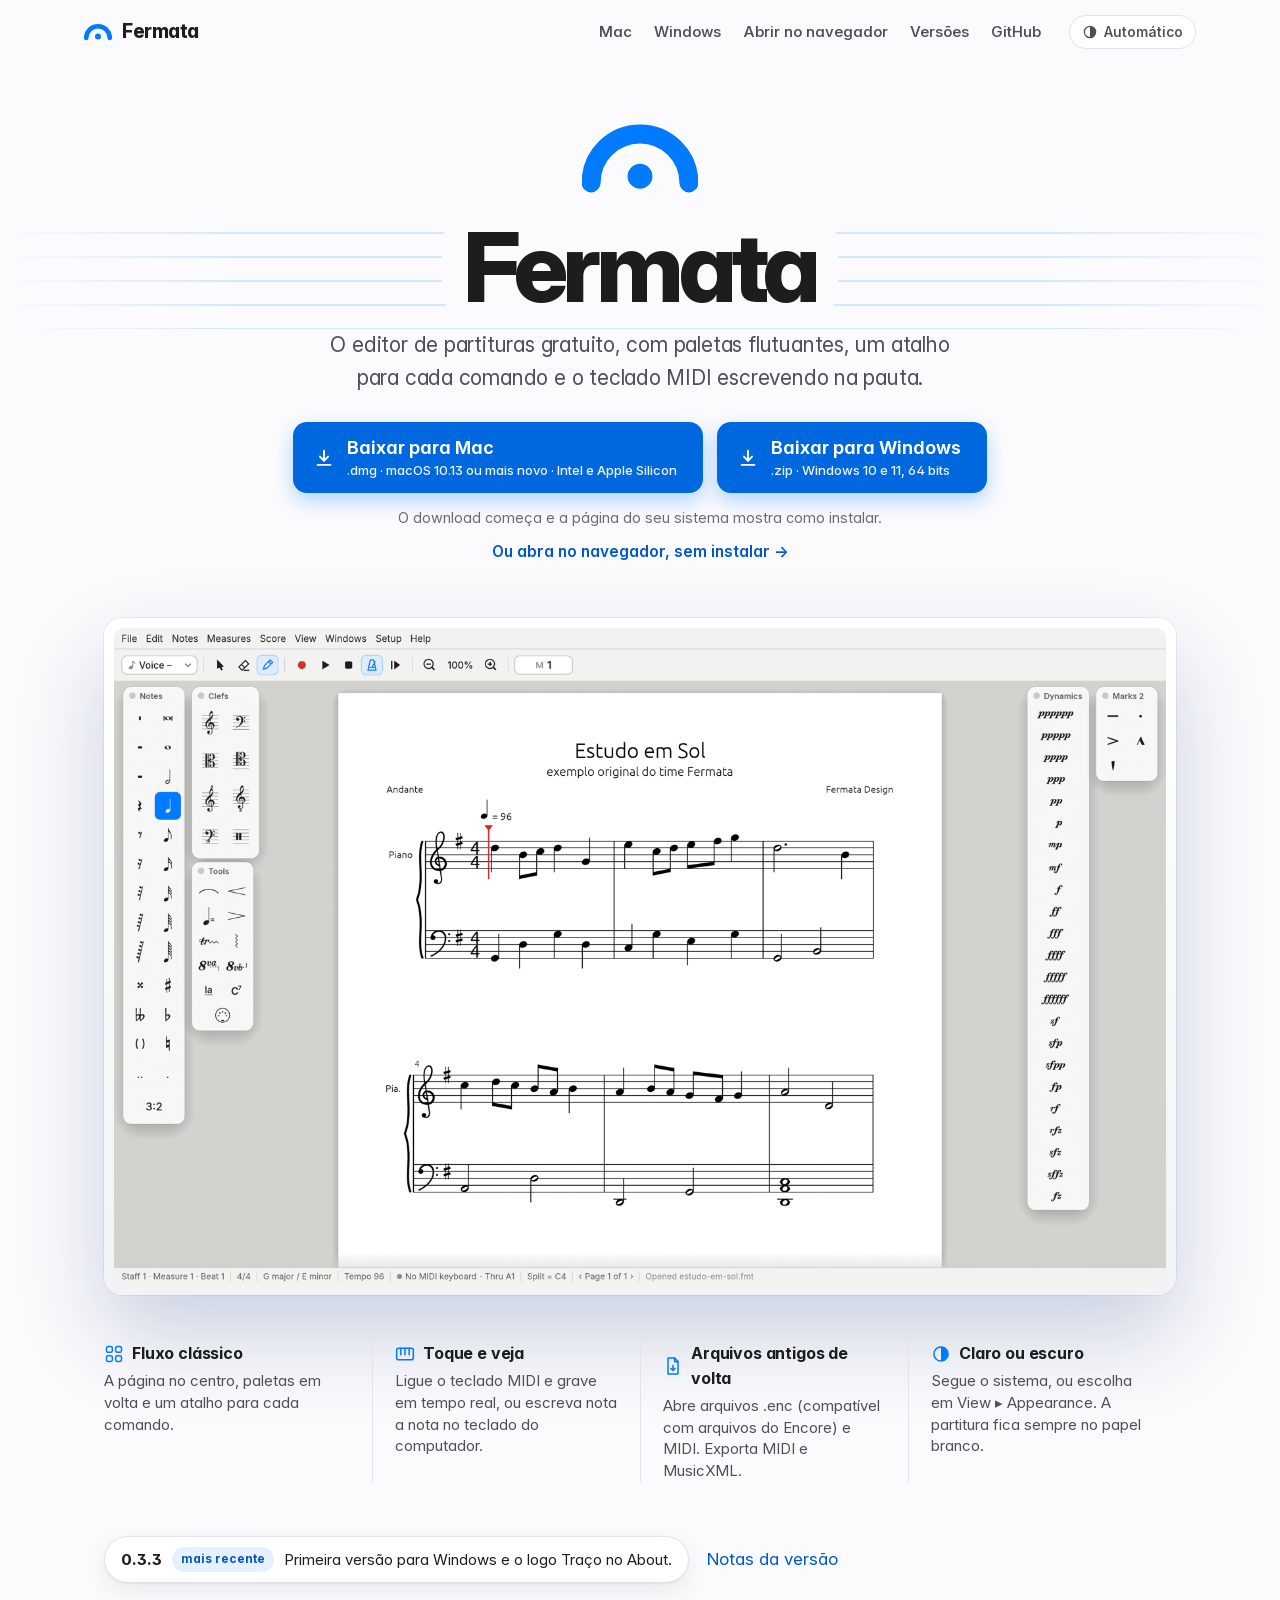
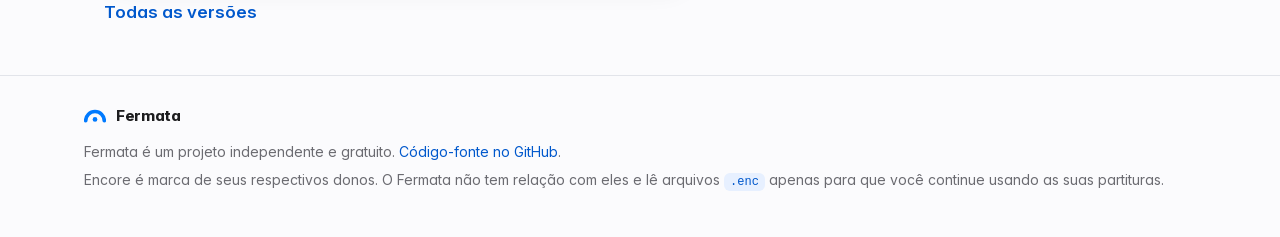
<file: docs/index.html>
<!doctype html>
<html lang="pt-BR">
<head>
<meta charset="utf-8">
<meta name="viewport" content="width=device-width, initial-scale=1">
<title>Fermata · editor de partituras gratuito para Mac e Windows</title>
<meta name="description" content="Fermata é um editor de partituras gratuito para Mac e Windows: paletas flutuantes, um atalho para cada comando e notas que aparecem na pauta enquanto você toca o teclado MIDI.">
<meta name="color-scheme" content="light dark">
<meta name="theme-color" content="#FBFBFD" media="(prefers-color-scheme: light)">
<meta name="theme-color" content="#0D0D10" media="(prefers-color-scheme: dark)">
<link rel="icon" href="favicon.svg" type="image/svg+xml">
<link rel="icon" href="favicon-32.png" sizes="32x32" type="image/png">
<link rel="icon" href="favicon-16.png" sizes="16x16" type="image/png">
<link rel="apple-touch-icon" href="apple-touch-icon.png">
<link rel="preload" href="fonts/InterVariable.woff2" as="font" type="font/woff2" crossorigin>
<meta property="og:type" content="website">
<meta property="og:title" content="Fermata · editor de partituras gratuito para Mac e Windows">
<meta property="og:description" content="Fermata é um editor de partituras gratuito para Mac e Windows: paletas flutuantes, um atalho para cada comando e notas que aparecem na pauta enquanto você toca o teclado MIDI.">
<meta property="og:url" content="https://murillowelsi.github.io/fermata/">
<meta property="og:image" content="https://murillowelsi.github.io/fermata/og-image.png">
<meta property="og:image:width" content="1200">
<meta property="og:image:height" content="630">
<meta property="og:locale" content="pt_BR">
<meta name="twitter:card" content="summary_large_image">
<meta name="twitter:title" content="Fermata · editor de partituras gratuito para Mac e Windows">
<meta name="twitter:description" content="Fermata é um editor de partituras gratuito para Mac e Windows: paletas flutuantes, um atalho para cada comando e notas que aparecem na pauta enquanto você toca o teclado MIDI.">
<meta name="twitter:image" content="https://murillowelsi.github.io/fermata/og-image.png">
<link rel="stylesheet" href="site.css">
<script>(function(){try{var t=localStorage.getItem("fermata-theme");if(t==="light"||t==="dark")document.documentElement.setAttribute("data-theme",t);}catch(e){}})();</script>
</head>
<body>
<a class="skip" href="#conteudo">Pular para o conteúdo</a>
<div class="wrap"><nav class="nav" aria-label="Principal"><a class="brand" href="./"><svg viewBox="232 228 560 560" aria-hidden="true" focusable="false"><path d="M276 628A236 236 0 0 1 748 628" fill="none" stroke="currentColor" stroke-width="92" stroke-linecap="round"/><circle cx="512" cy="596" r="60" fill="currentColor"/></svg>Fermata</a><div class="links"><a href="mac/">Mac</a><a href="windows/">Windows</a><a href="app/">Abrir no navegador</a><a href="#versoes">Versões</a><a href="https://github.com/murillowelsi/fermata">GitHub</a></div><button class="theme-btn" type="button" id="theme-btn" aria-label="Tema: automático"><svg viewBox="0 0 24 24" fill="none" stroke="currentColor" stroke-width="1.8" aria-hidden="true"><circle cx="12" cy="12" r="8.5"/><path d="M12 3.5a8.5 8.5 0 0 1 0 17z" fill="currentColor" stroke="none"/></svg><span class="lbl">Automático</span></button></nav></div>
<main id="conteudo">
<header class="hero"><div class="staff" aria-hidden="true"></div><div class="wrap">
  <span class="sym"><svg viewBox="232 228 560 560" aria-hidden="true" focusable="false"><path d="M276 628A236 236 0 0 1 748 628" fill="none" stroke="currentColor" stroke-width="92" stroke-linecap="round"/><circle cx="512" cy="596" r="60" fill="currentColor"/></svg></span>
  <h1>Fermata</h1>
  <p class="lead">O editor de partituras gratuito, com paletas flutuantes, um atalho para cada comando e o teclado MIDI escrevendo na pauta.</p>
  <div class="cta"><div class="pair"><a class="dl mac" href="mac/?baixar=1"><svg viewBox="0 0 24 24" fill="none" stroke="currentColor" stroke-width="2.1" stroke-linecap="round" stroke-linejoin="round" aria-hidden="true" focusable="false"><path d="M12 4v11M7.5 10.5 12 15l4.5-4.5M5 19.5h14"/></svg><span>Baixar para Mac<small>.dmg · macOS 10.13 ou mais novo · Intel e Apple Silicon</small></span></a><a class="dl win" href="windows/?baixar=1"><svg viewBox="0 0 24 24" fill="none" stroke="currentColor" stroke-width="2.1" stroke-linecap="round" stroke-linejoin="round" aria-hidden="true" focusable="false"><path d="M12 4v11M7.5 10.5 12 15l4.5-4.5M5 19.5h14"/></svg><span>Baixar para Windows<small>.zip · Windows 10 e 11, 64 bits</small></span></a></div>
    <span class="how">O download começa e a página do seu sistema mostra como instalar.</span>
    <a class="web-link" href="app/">Ou abra no navegador, sem instalar <span aria-hidden="true">→</span></a></div>
</div></header>
<div class="paper"><div class="frame"><picture><source srcset="screenshot-escuro.png" media="(prefers-color-scheme: dark)"><img src="screenshot-claro.png" width="1600" height="1000" alt="O Fermata com uma partitura de piano aberta: a página no centro e as paletas de notas, claves, ferramentas, dinâmicas e marcas em volta."></picture></div></div>
<section aria-label="Recursos"><ul class="features">
<li><h2><svg viewBox="0 0 24 24" fill="none" stroke="currentColor" stroke-width="1.8" stroke-linecap="round" stroke-linejoin="round" aria-hidden="true" focusable="false"><rect x="3" y="3" width="7" height="7" rx="2"/><rect x="14" y="3" width="7" height="7" rx="2"/><rect x="3" y="14" width="7" height="7" rx="2"/><rect x="14" y="14" width="7" height="7" rx="2"/></svg>Fluxo clássico</h2><p>A página no centro, paletas em volta e um atalho para cada comando.</p></li><li><h2><svg viewBox="0 0 24 24" fill="none" stroke="currentColor" stroke-width="1.8" stroke-linecap="round" stroke-linejoin="round" aria-hidden="true" focusable="false"><rect x="2" y="5" width="20" height="14" rx="2.5"/><path d="M7 5v8M12 5v8M17 5v8"/></svg>Toque e veja</h2><p>Ligue o teclado MIDI e grave em tempo real, ou escreva nota a nota no teclado do computador.</p></li><li><h2><svg viewBox="0 0 24 24" fill="none" stroke="currentColor" stroke-width="1.8" stroke-linecap="round" stroke-linejoin="round" aria-hidden="true" focusable="false"><path d="M6 2.5h8l4 4V21.5H6z"/><path d="M14 2.5V7h4"/><path d="M9.5 15l2.5 2.5 2.5-2.5M12 11v6"/></svg>Arquivos antigos de volta</h2><p>Abre arquivos .enc (compatível com arquivos do Encore) e MIDI. Exporta MIDI e MusicXML.</p></li><li><h2><svg viewBox="0 0 24 24" fill="none" stroke="currentColor" stroke-width="1.8" stroke-linecap="round" stroke-linejoin="round" aria-hidden="true" focusable="false"><circle cx="12" cy="12" r="8.5"/><path d="M12 3.5a8.5 8.5 0 0 1 0 17z" fill="currentColor" stroke="none"/></svg>Claro ou escuro</h2><p>Segue o sistema, ou escolha em View ▸ Appearance. A partitura fica sempre no papel branco.</p></li>
</ul></section>
<section class="versions" id="versoes" aria-labelledby="vt">
  <h2 id="vt" class="sr">Versões</h2>
  <div class="latest" id="latest"><span class="pill"><b data-v>0.3.3</b><span class="chip">mais recente</span><span data-what>Primeira versão para Windows e o logo Traço no About.</span></span><a href="https://github.com/murillowelsi/fermata/releases/latest">Notas da versão</a></div>
  <details><summary>Todas as versões</summary><ul id="releases">
<li data-tag="v0.3.3"><span class="v">0.3.3</span><span class="w">Primeira versão para Windows e o logo Traço no About.</span><a href="https://github.com/murillowelsi/fermata/releases/tag/v0.3.3">Ver e baixar</a></li><li data-tag="v0.3.2"><span class="v">0.3.2</span><span class="w">Escolha o tema no app: View ▸ Appearance (igual ao sistema, claro ou escuro).</span><a href="https://github.com/murillowelsi/fermata/releases/tag/v0.3.2">Ver e baixar</a></li><li data-tag="v0.3.1"><span class="v">0.3.1</span><span class="w">Instalador novo: janela maior, com o Fermata e a pasta Applications lado a lado.</span><a href="https://github.com/murillowelsi/fermata/releases/tag/v0.3.1">Ver e baixar</a></li><li data-tag="v0.3.0"><span class="v">0.3.0</span><span class="w">Diálogos e menus no estilo novo e o ícone Traço.</span><a href="https://github.com/murillowelsi/fermata/releases/tag/v0.3.0">Ver e baixar</a></li><li data-tag="v0.2.0"><span class="v">0.2.0</span><span class="w">Visual novo: modo claro e escuro, barra enxuta, paletas com símbolos Bravura.</span><a href="https://github.com/murillowelsi/fermata/releases/tag/v0.2.0">Ver e baixar</a></li><li data-tag="v0.1.0"><span class="v">0.1.0</span><span class="w">Primeira versão.</span><a href="https://github.com/murillowelsi/fermata/releases/tag/v0.1.0">Ver e baixar</a></li>
  </ul><p><a href="https://github.com/murillowelsi/fermata/releases">Todas as versões no GitHub →</a></p></details>
</section>
</main>
<footer class="foot"><div class="wrap">
  <p><a class="brand" href="./"><svg viewBox="232 228 560 560" aria-hidden="true" focusable="false"><path d="M276 628A236 236 0 0 1 748 628" fill="none" stroke="currentColor" stroke-width="92" stroke-linecap="round"/><circle cx="512" cy="596" r="60" fill="currentColor"/></svg>Fermata</a></p>
  <p>Fermata é um projeto independente e gratuito. <a href="https://github.com/murillowelsi/fermata">Código-fonte no GitHub</a>.</p>
  <p>Encore é marca de seus respectivos donos. O Fermata não tem relação com eles e lê arquivos <code>.enc</code> apenas para que você continue usando as suas partituras.</p>
</div></footer>
<script src="site.js" defer></script>
</body>
</html>
</file>
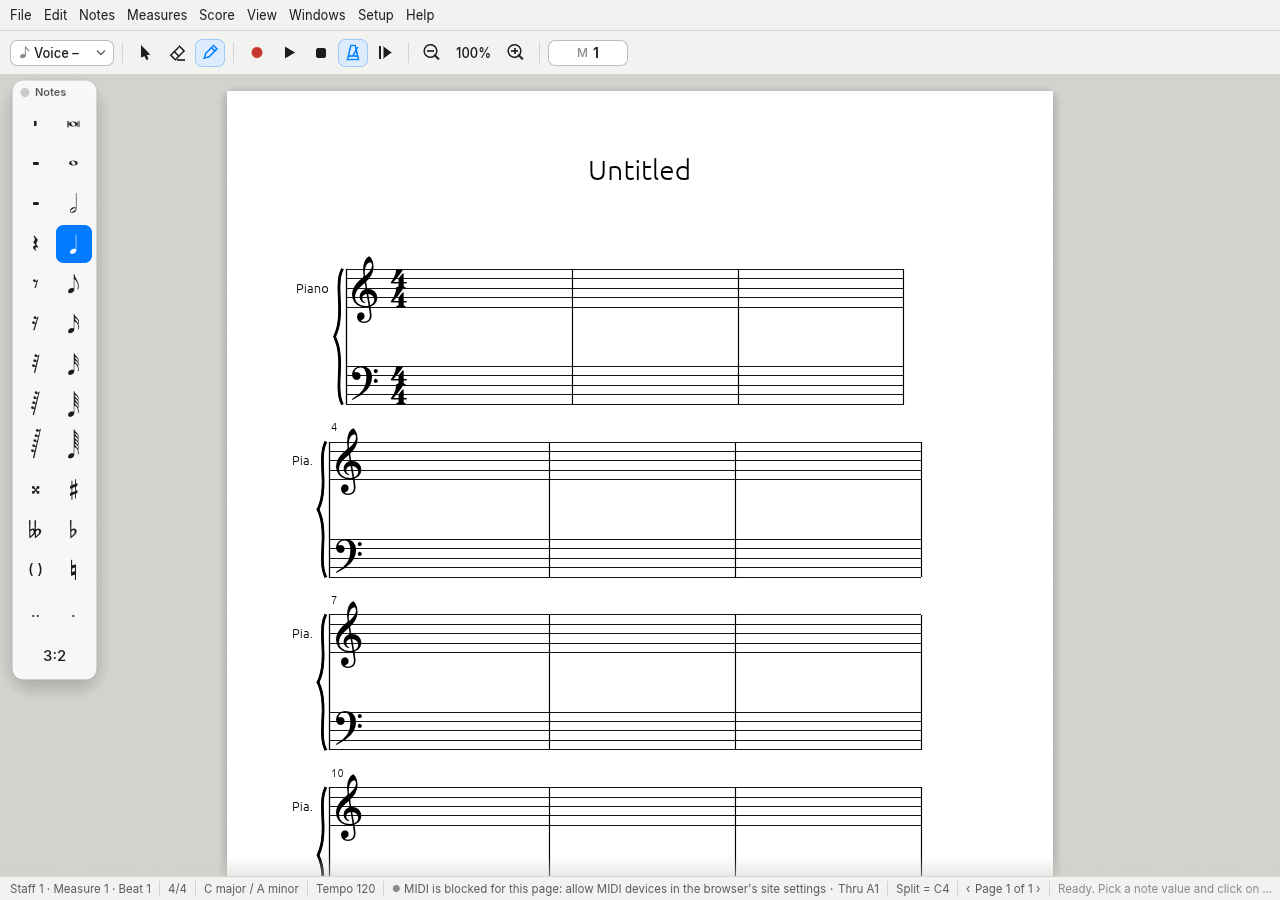
<file: docs/app/index.html>
<!doctype html>
<html lang="en">
<head>
<meta charset="utf-8">
<meta name="viewport" content="width=device-width, initial-scale=1, maximum-scale=1, user-scalable=no, viewport-fit=cover">
<title>Fermata</title>
<meta name="description" content="Fermata, a free music notation editor, in the browser.">
<meta name="theme-color" content="#F2F2F0" media="(prefers-color-scheme: light)">
<meta name="theme-color" content="#29292B" media="(prefers-color-scheme: dark)">
<link rel="manifest" href="manifest.webmanifest">
<link rel="icon" type="image/png" href="icons/favicon-64.png">
<link rel="apple-touch-icon" href="icons/apple-touch-icon.png">
<meta name="apple-mobile-web-app-title" content="Fermata">
<meta name="apple-mobile-web-app-capable" content="yes">
<meta name="mobile-web-app-capable" content="yes">
<style>
  html, body { margin: 0; height: 100%; overflow: hidden; background: #F2F2F0; }
  /* touch screens: the app handles pinch and scrolling itself; no text selection or callout on a long press */
  body { -webkit-user-select: none; user-select: none; -webkit-touch-callout: none; overscroll-behavior: none; }
  #fermata_canvas { position: absolute; inset: 0; width: 100%; height: 100%; outline: none; touch-action: none; }
  #loading { position: absolute; inset: 0; display: flex; flex-direction: column; align-items: center; justify-content: center; gap: 14px;
             font: 14px -apple-system, BlinkMacSystemFont, "Segoe UI", sans-serif; color: #5C5C60; }
  #loading img { width: 96px; height: 96px; }
  #loading .head { font-weight: 600; font-size: 15px; color: #1D1D1F; }
  #loading .sub { max-width: 420px; text-align: center; }
  #loading button { border: 0; border-radius: 7px; padding: 7px 16px; background: #007AFF; color: #FFFFFF; font: 600 13px -apple-system, BlinkMacSystemFont, "Segoe UI", sans-serif; cursor: pointer; }
  #update { position: fixed; left: 50%; bottom: 40px; transform: translateX(-50%); display: none; align-items: center; gap: 12px;
            padding: 10px 12px 10px 16px; border-radius: 12px; background: #FFFFFF; color: #1D1D1F; box-shadow: 0 10px 30px rgba(0,0,0,.25);
            font: 13px -apple-system, BlinkMacSystemFont, "Segoe UI", sans-serif; z-index: 10; }
  #update button { border: 0; border-radius: 7px; padding: 6px 14px; background: #007AFF; color: #FFFFFF; font: 600 13px inherit; cursor: pointer; }
  @media (prefers-color-scheme: dark) {
    html, body { background: #29292B; }
    #loading { color: #ABABB0; }
    #loading .head { color: #ECECEE; }
    #loading button { background: #0A84FF; }
    #update { background: #2C2C2F; color: #ECECEE; }
    #update button { background: #0A84FF; }
  }
</style>
<script>
  // Sound: browsers keep audio suspended until the person taps, clicks or types, and on iPhone and iPad (F-27) only
  // a resume() or a sound started inside the tap itself counts; the app's own logic runs a frame later. So every
  // tap, click and key press resumes the app's audio contexts right in the event handler and, the first time,
  // plays a silent sample, which is what unlocks iOS. Also:
  // - the audio session is "playback", so a music app keeps sounding with the iPad's silent mode on (Safari 16.4+);
  // - on iPhone and iPad the context runs at the device's own rate (the app's sound is resampled), avoiding a
  //   fixed rate that some iOS versions play silently;
  // - after a call or another app ("interrupted") or coming back to the page, the next tap resumes again;
  // - window.fermataAudioState() tells the app whether the sound is running, to ask for a tap when it isn't.
  (function () {
    const Base = window.AudioContext || window.webkitAudioContext;
    if (!Base) return;
    const made = [];
    const ios = /iPad|iPhone|iPod/.test(navigator.userAgent) || ((navigator.platform || "") === "MacIntel" && navigator.maxTouchPoints > 1);
    class TrackedAudioContext extends Base {
      constructor(opts) {
        if (ios && opts && typeof opts === "object") { opts = Object.assign({}, opts); delete opts.sampleRate; }
        super(opts);
        made.push(this);
      }
    }
    window.AudioContext = TrackedAudioContext;
    window.webkitAudioContext = TrackedAudioContext;
    const session = () => { try { if (navigator.audioSession && navigator.audioSession.type !== "playback") navigator.audioSession.type = "playback"; } catch (e) {} };
    session();
    const unlock = () => {
      session();
      for (const c of made) {
        if (c.state === "closed") continue;
        if (c.state !== "running") { try { const p = c.resume(); if (p && p.catch) p.catch(() => {}); } catch (e) {} }
        if (!c.__fermataUnlocked || c.state !== "running") {
          try {
            const s = c.createBufferSource();
            s.buffer = c.createBuffer(1, 1, c.sampleRate);
            s.connect(c.destination);
            s.start(0);
            c.__fermataUnlocked = true;
          } catch (e) {}
        }
      }
    };
    for (const ev of ["touchend", "pointerup", "pointerdown", "mousedown", "click", "keydown"]) addEventListener(ev, unlock, true);
    document.addEventListener("visibilitychange", () => {
      if (!document.hidden) for (const c of made) if (c.state !== "running" && c.state !== "closed") { try { c.resume().catch(() => {}); } catch (e) {} }
    });
    // iOS without the audio session API (before 16.4): the silent mode mutes web audio, so the app tells the person
    window.fermataSilentHint = () => ios && !navigator.audioSession;
    window.fermataAudioState = () => {
      const live = made.filter((c) => c.state !== "closed");
      return live.length ? live[live.length - 1].state : "none";
    };
  })();
</script>
</head>
<body>
<canvas id="fermata_canvas"></canvas>
<div id="loading"><img src="icons/icon-192.png" alt=""><div>Loading Fermata…</div></div>
<div id="update" role="status"><span>A new version of Fermata is available.</span><button type="button">Reload</button></div>
<script>
  // When loading fails (no connection, an interrupted download), say so and offer to try again instead of leaving
  // "Loading Fermata…" on screen. Also after a minute without the app starting.
  window.fermataLoadFailed = function (detail, slow) {
    const box = document.getElementById("loading");
    if (!box || box.dataset.failed) return;
    box.dataset.failed = "1";
    box.innerHTML = "";
    const img = document.createElement("img"); img.src = "icons/icon-192.png"; img.alt = "";
    const head = document.createElement("div"); head.className = "head";
    head.textContent = slow ? "Fermata is taking too long to load." : "Fermata couldn't load.";
    const sub = document.createElement("div"); sub.className = "sub";
    sub.textContent = "Check the internet connection and try again." + (detail ? " (" + String(detail).slice(0, 160) + ")" : "");
    const btn = document.createElement("button"); btn.type = "button"; btn.textContent = "Try again";
    btn.onclick = () => location.reload();
    box.append(img, head, sub, btn);
  };
  setTimeout(() => window.fermataLoadFailed("", true), 60000);
</script>
<script type="module">
  // relative paths: works from the site root or a subfolder such as /fermata/app/
  import("./fermata.js?v=0.3.23-45340db4")
    .then((m) => m.default({ module_or_path: new URL("./fermata_bg.wasm?v=0.3.23-45340db4", import.meta.url) }))
    .catch((e) => window.fermataLoadFailed((e && e.message) || e));
</script>
<script>
  // Installed app and offline use: the service worker only covers this folder. A new version is never applied by
  // surprise: the page offers to reload, and only that click reloads (not the first visit, when the worker starts
  // looking after the page, nor another tab's click).
  if ("serviceWorker" in navigator) {
    let asked = false, reloading = false;
    const reload = () => { if (!reloading) { reloading = true; location.reload(); } };
    navigator.serviceWorker.addEventListener("controllerchange", () => { if (asked) reload(); });
    navigator.serviceWorker.register("./sw.js", { scope: "./" }).then((reg) => {
      const bar = document.getElementById("update");
      const offer = (worker) => {
        bar.style.display = "flex";
        bar.querySelector("button").onclick = () => {
          asked = true;
          // already switched by a click in another tab: just reload this one
          if (worker.state === "activated") reload(); else worker.postMessage("skipWaiting");
        };
      };
      if (reg.waiting && navigator.serviceWorker.controller) offer(reg.waiting);
      reg.addEventListener("updatefound", () => {
        const w = reg.installing;
        if (w) w.addEventListener("statechange", () => { if (w.state === "installed" && navigator.serviceWorker.controller) offer(w); });
      });
      setInterval(() => reg.update().catch(() => {}), 60 * 60 * 1000);
    }).catch(() => {});
  }
</script>
</body>
</html>
</file>
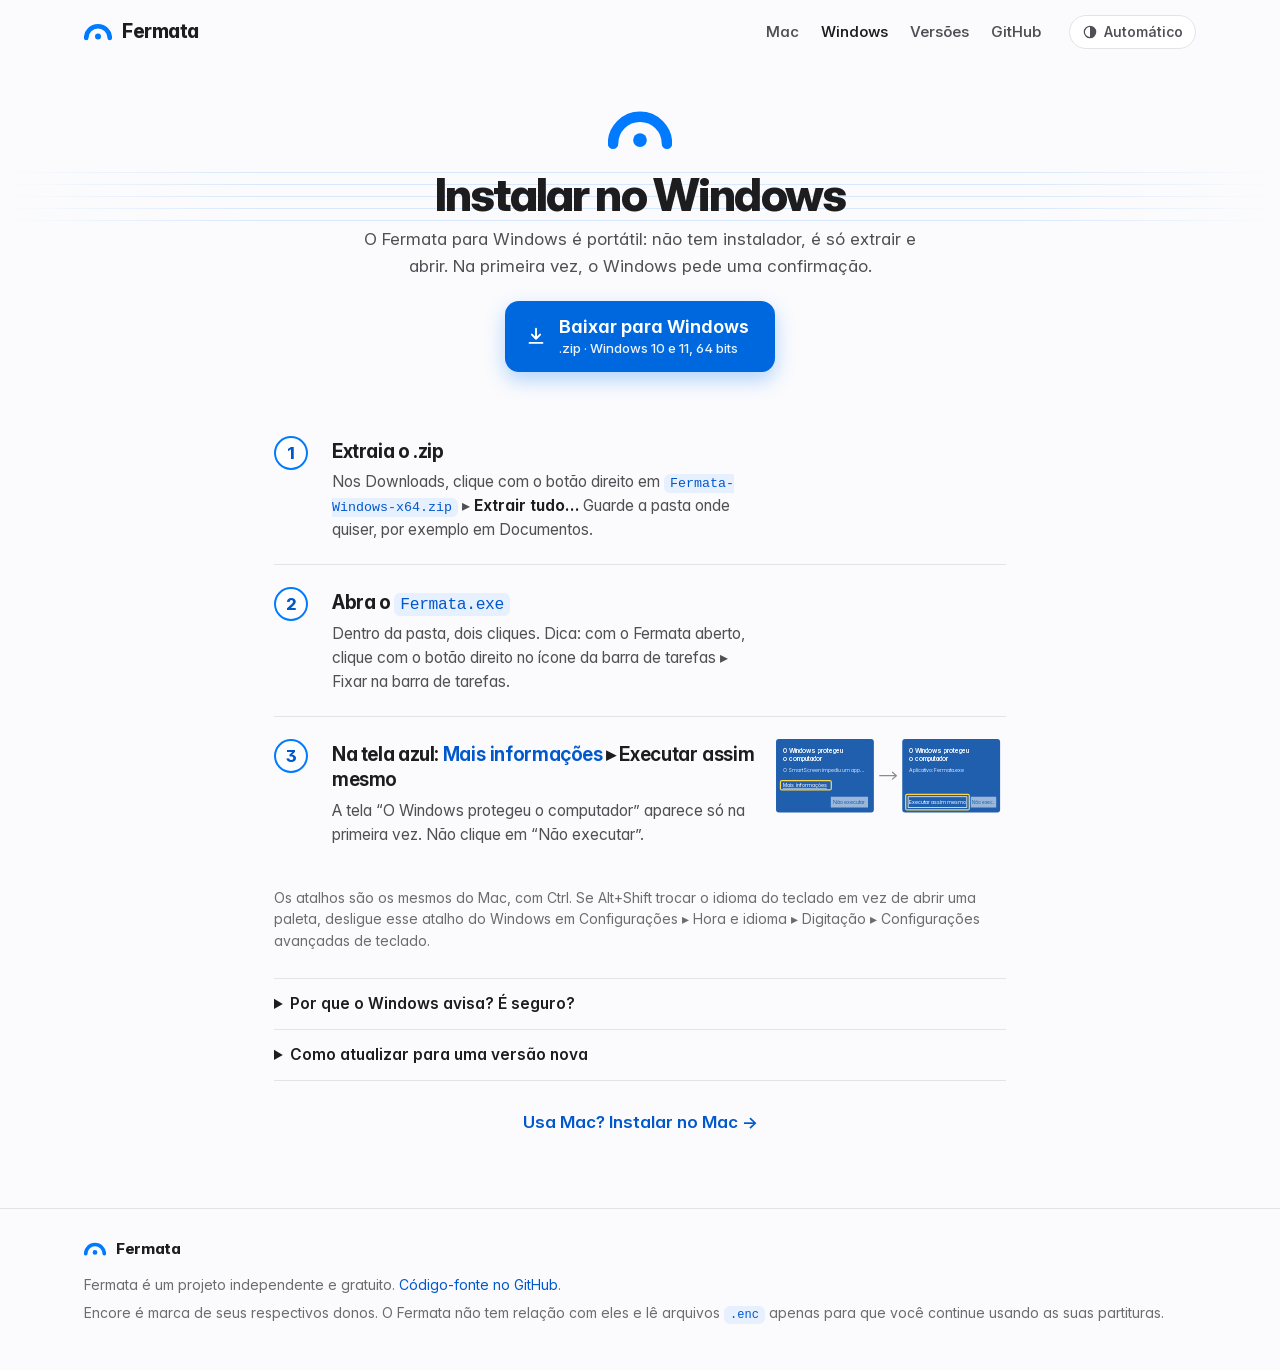
<file: docs/windows/index.html>
<!doctype html>
<html lang="pt-BR">
<head>
<meta charset="utf-8">
<meta name="viewport" content="width=device-width, initial-scale=1">
<title>Instalar no Windows · Fermata</title>
<meta name="description" content="O Fermata para Windows é portátil: não tem instalador, é só extrair e abrir. Na primeira vez, o Windows pede uma confirmação.">
<meta name="color-scheme" content="light dark">
<meta name="theme-color" content="#FBFBFD" media="(prefers-color-scheme: light)">
<meta name="theme-color" content="#0D0D10" media="(prefers-color-scheme: dark)">
<link rel="icon" href="../favicon.svg" type="image/svg+xml">
<link rel="icon" href="../favicon-32.png" sizes="32x32" type="image/png">
<link rel="icon" href="../favicon-16.png" sizes="16x16" type="image/png">
<link rel="apple-touch-icon" href="../apple-touch-icon.png">
<link rel="preload" href="../fonts/InterVariable.woff2" as="font" type="font/woff2" crossorigin>
<meta property="og:type" content="website">
<meta property="og:title" content="Instalar no Windows · Fermata">
<meta property="og:description" content="O Fermata para Windows é portátil: não tem instalador, é só extrair e abrir. Na primeira vez, o Windows pede uma confirmação.">
<meta property="og:url" content="https://murillowelsi.github.io/fermata/windows/">
<meta property="og:image" content="https://murillowelsi.github.io/fermata/og-image.png">
<meta property="og:image:width" content="1200">
<meta property="og:image:height" content="630">
<meta property="og:locale" content="pt_BR">
<meta name="twitter:card" content="summary_large_image">
<meta name="twitter:title" content="Instalar no Windows · Fermata">
<meta name="twitter:description" content="O Fermata para Windows é portátil: não tem instalador, é só extrair e abrir. Na primeira vez, o Windows pede uma confirmação.">
<meta name="twitter:image" content="https://murillowelsi.github.io/fermata/og-image.png">
<link rel="stylesheet" href="../site.css">
<script>(function(){try{var t=localStorage.getItem("fermata-theme");if(t==="light"||t==="dark")document.documentElement.setAttribute("data-theme",t);}catch(e){}})();</script>
</head>
<body data-os="windows">
<a class="skip" href="#conteudo">Pular para o conteúdo</a>
<div class="wrap"><nav class="nav" aria-label="Principal"><a class="brand" href="../"><svg viewBox="232 228 560 560" aria-hidden="true" focusable="false"><path d="M276 628A236 236 0 0 1 748 628" fill="none" stroke="currentColor" stroke-width="92" stroke-linecap="round"/><circle cx="512" cy="596" r="60" fill="currentColor"/></svg>Fermata</a><div class="links keep"><a href="../mac/">Mac</a><a href="../windows/" aria-current="page">Windows</a><a href="../#versoes">Versões</a><a href="https://github.com/murillowelsi/fermata">GitHub</a></div><button class="theme-btn" type="button" id="theme-btn" aria-label="Tema: automático"><svg viewBox="0 0 24 24" fill="none" stroke="currentColor" stroke-width="1.8" aria-hidden="true"><circle cx="12" cy="12" r="8.5"/><path d="M12 3.5a8.5 8.5 0 0 1 0 17z" fill="currentColor" stroke="none"/></svg><span class="lbl">Automático</span></button></nav></div>
<main id="conteudo">
<header class="ihead"><span class="sym"><svg viewBox="232 228 560 560" aria-hidden="true" focusable="false"><path d="M276 628A236 236 0 0 1 748 628" fill="none" stroke="currentColor" stroke-width="92" stroke-linecap="round"/><circle cx="512" cy="596" r="60" fill="currentColor"/></svg></span><h1>Instalar no Windows</h1><p>O Fermata para Windows é portátil: não tem instalador, é só extrair e abrir. Na primeira vez, o Windows pede uma confirmação.</p>
  <a class="dl win" href="https://github.com/murillowelsi/fermata/releases/latest/download/Fermata-Windows-x64.zip"><svg viewBox="0 0 24 24" fill="none" stroke="currentColor" stroke-width="2.1" stroke-linecap="round" stroke-linejoin="round" aria-hidden="true" focusable="false"><path d="M12 4v11M7.5 10.5 12 15l4.5-4.5M5 19.5h14"/></svg><span>Baixar para Windows<small>.zip · Windows 10 e 11, 64 bits</small></span></a>
  <div style="height:16px"></div><div class="started" id="started" role="status" hidden><svg viewBox="0 0 24 24" fill="none" stroke="currentColor" stroke-width="2.2" stroke-linecap="round" stroke-linejoin="round" aria-hidden="true" focusable="false"><circle cx="12" cy="12" r="9.5"/><path d="M8 12.5l2.7 2.7L16 9.5"/></svg><span><b>O download começou:</b> <code>Fermata-Windows-x64.zip</code>. Não começou? <a href="https://github.com/murillowelsi/fermata/releases/latest/download/Fermata-Windows-x64.zip">Baixar de novo</a>.</span></div>
</header>
<div class="col">
<ol class="steps">
  <li><div><h2>Extraia o .zip</h2><p>Nos Downloads, clique com o botão direito em <code>Fermata-Windows-x64.zip</code> ▸ <span class="k">Extrair tudo…</span> Guarde a pasta onde quiser, por exemplo em Documentos.</p></div></li>
  <li><div><h2>Abra o <code>Fermata.exe</code></h2><p>Dentro da pasta, dois cliques. Dica: com o Fermata aberto, clique com o botão direito no ícone da barra de tarefas ▸ Fixar na barra de tarefas.</p></div></li>
  <li><div><h2>Na tela azul: <span class="k blue">Mais informações</span> ▸ <span class="k">Executar assim mesmo</span></h2><p>A tela “O Windows protegeu o computador” aparece só na primeira vez. Não clique em “Não executar”.</p></div><svg class="ss" viewBox="0 0 470 150" font-family="Segoe UI, Inter, sans-serif" role="img" aria-label="Tela azul do Windows: primeiro clique em Mais informações; na tela seguinte, clique em Executar assim mesmo."><g transform="translate(0 0)"><rect width="200" height="150" rx="6" fill="#1F5FAD"/><text x="14" y="28" font-size="13" font-weight="600" fill="#fff">O Windows protegeu</text><text x="14" y="45" font-size="13" font-weight="600" fill="#fff">o computador</text><text x="14" y="68" font-size="10.5" fill="#fff" opacity=".85">O SmartScreen impediu um app…</text><text x="14" y="98" font-size="11" fill="#fff" text-decoration="underline">Mais informações</text><rect x="9" y="85" width="104" height="19" rx="3" fill="none" stroke="#FFD54A" stroke-width="2.5"/><rect x="112" y="118" width="76" height="22" fill="#fff" opacity=".55"/><text x="150" y="133" font-size="10.5" fill="#1F5FAD" text-anchor="middle">Não executar</text></g><path d="M212 75h34M238 68l8 7-8 7" fill="none" stroke="#8A8A8F" stroke-width="2.5" stroke-linecap="round" stroke-linejoin="round"/><g transform="translate(258 0)"><rect width="200" height="150" rx="6" fill="#1F5FAD"/><text x="14" y="28" font-size="13" font-weight="600" fill="#fff">O Windows protegeu</text><text x="14" y="45" font-size="13" font-weight="600" fill="#fff">o computador</text><text x="14" y="68" font-size="10.5" fill="#fff" opacity=".85">Aplicativo: Fermata.exe</text><rect x="12" y="118" width="120" height="22" fill="none" stroke="#fff" stroke-width="1.5"/><text x="72" y="133" font-size="10.5" fill="#fff" text-anchor="middle">Executar assim mesmo</text><rect x="7" y="113" width="130" height="32" rx="3" fill="none" stroke="#FFD54A" stroke-width="2.5"/><rect x="140" y="118" width="52" height="22" fill="#fff" opacity=".55"/><text x="166" y="133" font-size="9" fill="#1F5FAD" text-anchor="middle">Não exec.</text></g></svg></li>
</ol>
<p class="note">Os atalhos são os mesmos do Mac, com Ctrl. Se Alt+Shift trocar o idioma do teclado em vez de abrir uma paleta, desligue esse atalho do Windows em Configurações ▸ Hora e idioma ▸ Digitação ▸ Configurações avançadas de teclado.</p>
<div class="faq">
  <details><summary>Por que o Windows avisa? É seguro?</summary><p>O Windows mostra esse aviso para apps sem uma assinatura digital paga. O Fermata é gratuito e ainda não tem essa assinatura. O código-fonte é aberto e pode ser conferido no <a href="https://github.com/murillowelsi/fermata">GitHub</a>. Baixe sempre por esta página ou pela página de versões do projeto.</p></details>
  <details><summary>Como atualizar para uma versão nova</summary><p>Feche o Fermata, baixe o .zip novo e extraia por cima da pasta antiga, escolhendo substituir os arquivos. Suas partituras não ficam nessa pasta e não são apagadas.</p></details>
</div>
<p class="other"><a href="../mac/">Usa Mac? Instalar no Mac →</a></p>
</div>
</main>
<footer class="foot"><div class="wrap">
  <p><a class="brand" href="../"><svg viewBox="232 228 560 560" aria-hidden="true" focusable="false"><path d="M276 628A236 236 0 0 1 748 628" fill="none" stroke="currentColor" stroke-width="92" stroke-linecap="round"/><circle cx="512" cy="596" r="60" fill="currentColor"/></svg>Fermata</a></p>
  <p>Fermata é um projeto independente e gratuito. <a href="https://github.com/murillowelsi/fermata">Código-fonte no GitHub</a>.</p>
  <p>Encore é marca de seus respectivos donos. O Fermata não tem relação com eles e lê arquivos <code>.enc</code> apenas para que você continue usando as suas partituras.</p>
</div></footer>

<script src="../site.js" defer></script>
</body>
</html>
</file>
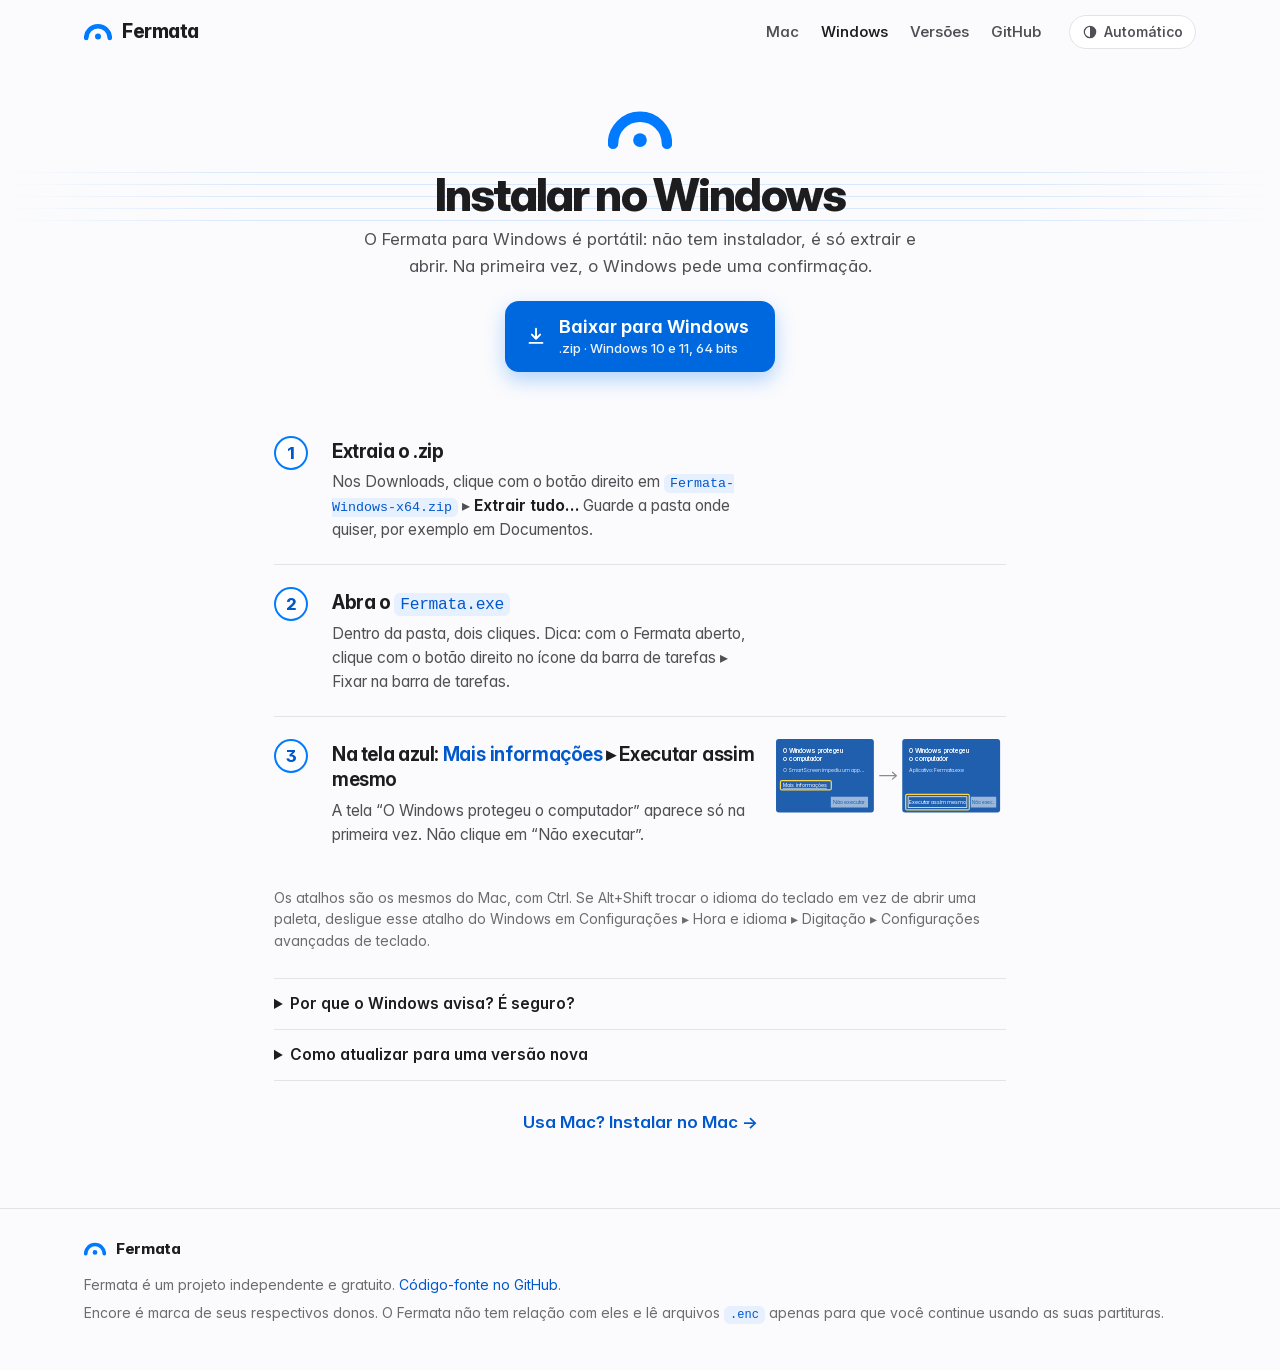
<file: docs/windows.html>
<!doctype html><html lang="pt-BR"><head><meta charset="utf-8"><title>Fermata</title>
<link rel="canonical" href="https://murillowelsi.github.io/fermata/windows/">
<meta name="robots" content="noindex">
<script>location.replace("windows/"+location.search+location.hash);</script>
<meta http-equiv="refresh" content="0; url=windows/">
</head><body><p><a href="windows/">Fermata · windows</a></p></body></html>
</file>
<file: docs/site.css>
/* Fermata · site estático (direção C · Partitura). Sem framework, sem nada carregado de fora. */
@font-face { font-family: Inter; src: url('fonts/InterVariable.woff2') format('woff2'); font-weight: 100 900; font-display: swap }

:root {
  --bg: #FBFBFD; --bg-2: #F1F3F7; --panel: #FFFFFF; --text: #1D1D1F; --text-2: #4F4F55; --text-3: #6B6B71; --line: #E2E4EA;
  --accent: #007AFF; --accent-ink: #0058CC; --accent-soft: #E7F0FF;
  --btn: #0068DE; --btn-hover: #0058C2; --btn-ink: #FFFFFF;
  --danger: #B92B2B; --danger-soft: #FCEBEB; --ok: #18804A; --ok-soft: #E4F5EA;
  --shadow: 0 1px 2px rgba(10,20,40,.06), 0 8px 24px rgba(10,20,40,.07);
  --shot: 0 40px 90px rgba(0,40,110,.20), 0 0 0 1px rgba(0,0,0,.06);
  --focus: 0 0 0 3px var(--bg), 0 0 0 6px var(--accent);
  color-scheme: light dark;
}
@media (prefers-color-scheme: dark) { :root:not([data-theme="light"]) {
  --bg: #0D0D10; --bg-2: #15151A; --panel: #1A1A1F; --text: #F2F2F4; --text-2: #B4B4BA; --text-3: #94949B; --line: #2C2C33;
  --accent: #0A84FF; --accent-ink: #6AB4FF; --accent-soft: #0E2742;
  --btn: #0A6FE0; --btn-hover: #2A85F0; --btn-ink: #FFFFFF;
  --danger: #FF8A8A; --danger-soft: #3A1B1D; --ok: #5FD394; --ok-soft: #12301F;
  --shadow: 0 1px 2px rgba(0,0,0,.4), 0 8px 24px rgba(0,0,0,.35);
  --shot: 0 40px 100px rgba(0,0,0,.7), 0 0 0 1px rgba(255,255,255,.08);
} }
:root[data-theme="dark"] {
  --bg: #0D0D10; --bg-2: #15151A; --panel: #1A1A1F; --text: #F2F2F4; --text-2: #B4B4BA; --text-3: #94949B; --line: #2C2C33;
  --accent: #0A84FF; --accent-ink: #6AB4FF; --accent-soft: #0E2742;
  --btn: #0A6FE0; --btn-hover: #2A85F0; --btn-ink: #FFFFFF;
  --danger: #FF8A8A; --danger-soft: #3A1B1D; --ok: #5FD394; --ok-soft: #12301F;
  --shadow: 0 1px 2px rgba(0,0,0,.4), 0 8px 24px rgba(0,0,0,.35);
  --shot: 0 40px 100px rgba(0,0,0,.7), 0 0 0 1px rgba(255,255,255,.08);
  color-scheme: dark;
}
:root[data-theme="light"] { color-scheme: light }

* { box-sizing: border-box }
html { -webkit-text-size-adjust: 100% }
body { margin: 0; background: var(--bg); color: var(--text); font: 17px/1.55 Inter, -apple-system, BlinkMacSystemFont, 'Segoe UI', Roboto, sans-serif; -webkit-font-smoothing: antialiased; font-feature-settings: 'cv11' 1, 'ss01' 1 }
a { color: var(--accent-ink); text-decoration: none; border-radius: 4px } a:hover { text-decoration: underline }
:focus-visible { outline: none; box-shadow: var(--focus) }
img { max-width: 100%; height: auto; display: block }
code { font: .86em ui-monospace, Menlo, Consolas, monospace; background: var(--accent-soft); color: var(--accent-ink); padding: 2px 6px; border-radius: 6px; overflow-wrap: anywhere }
.k { font-weight: 650; color: var(--text) } .k.blue { color: var(--accent-ink) } .k.bad { color: var(--danger) }
.skip { position: absolute; left: -999px; top: 8px; background: var(--panel); padding: 8px 14px; border-radius: 8px; z-index: 10 } .skip:focus { left: 8px }
.wrap { max-width: 1160px; margin: 0 auto; padding: 0 24px }
.sr { position: absolute; width: 1px; height: 1px; overflow: hidden; clip: rect(0 0 0 0); white-space: nowrap }

/* topo */
.nav { min-height: 64px; display: flex; align-items: center; gap: 24px; flex-wrap: wrap }
.brand { display: inline-flex; align-items: center; gap: 10px; font-weight: 750; font-size: 19px; letter-spacing: -.025em; color: var(--text) }
.brand:hover { text-decoration: none } .brand svg { width: 28px; height: 28px; color: var(--accent); flex: none }
.nav .links { margin-left: auto; display: flex; gap: 22px; font-size: 15px; font-weight: 550 } .nav .links a { color: var(--text-2) } .nav .links a[aria-current] { color: var(--text) }

/* botões de download */
.dl { display: inline-flex; align-items: center; gap: 12px; padding: 15px 26px 15px 20px; border-radius: 14px; font-weight: 650; font-size: 18px; line-height: 1.25; background: var(--btn); color: var(--btn-ink); text-align: left; box-shadow: 0 8px 20px color-mix(in srgb, var(--accent) 30%, transparent) }
.dl:hover { background: var(--btn-hover); text-decoration: none }
.dl small { display: block; font-size: 13px; font-weight: 500; margin-top: 2px; color: rgba(255,255,255,.92) }
.dl svg { width: 22px; height: 22px; flex: none }

/* página inicial */
.hero { text-align: center; position: relative; padding: 36px 0 0; isolation: isolate }
.hero .staff { position: absolute; left: 0; right: 0; top: 168px; height: 97px; z-index: -1; background: repeating-linear-gradient(180deg, color-mix(in srgb, var(--accent) 15%, transparent) 0 2px, transparent 2px 24px); -webkit-mask: linear-gradient(90deg, transparent, #000 18%, #000 82%, transparent); mask: linear-gradient(90deg, transparent, #000 18%, #000 82%, transparent) }
.hero .sym { display: block; width: 116px; height: 116px; margin: 0 auto 6px; color: var(--accent) }
.hero h1 { font-size: 96px; letter-spacing: -.05em; line-height: .95; margin: 0 0 16px; font-weight: 800; background: var(--bg); display: inline-block; padding: 0 22px; border-radius: 20px }
.hero .lead { font-size: 21px; color: var(--text-2); max-width: 640px; margin: 0 auto 28px; letter-spacing: -.01em }
.cta .pair { display: flex; gap: 14px; justify-content: center; flex-wrap: wrap }
.cta .pair.win-first .mac { order: 2 }
.cta .how { display: block; margin-top: 14px; font-size: 14.5px; color: var(--text-3) }
.paper { max-width: 1120px; margin: 54px auto 0; padding: 0 24px }
.paper .frame { border-radius: 18px; padding: 10px; background: linear-gradient(180deg, var(--panel), var(--bg-2)); box-shadow: var(--shot) }
.paper img { border-radius: 10px; width: 100% }
.features { display: grid; grid-template-columns: repeat(4, 1fr); max-width: 1120px; margin: 46px auto 0; padding: 0 24px; list-style: none }
.features li { padding: 0 22px; border-left: 1px solid var(--line) } .features li:first-child { border-left: 0; padding-left: 0 }
.features h2 { margin: 0 0 4px; font-size: 16px; display: flex; gap: 8px; align-items: center; letter-spacing: -.01em } .features h2 svg { width: 20px; height: 20px; color: var(--accent); flex: none }
.features p { margin: 0; color: var(--text-2); font-size: 15px; line-height: 1.45 }
.versions { max-width: 1120px; margin: 54px auto 50px; padding: 0 24px }
.versions .latest { display: flex; gap: 14px 18px; align-items: center; flex-wrap: wrap }
.pill { display: inline-flex; gap: 10px; align-items: center; padding: 10px 16px; border-radius: 999px; background: var(--panel); border: 1px solid var(--line); box-shadow: var(--shadow); font-size: 15px; flex-wrap: wrap }
.pill b { font-weight: 750 }
.chip { display: inline-flex; font-size: 12px; font-weight: 700; padding: 3px 9px; border-radius: 999px; background: var(--accent-soft); color: var(--accent-ink) }
.versions details { margin-top: 16px } .versions summary { cursor: pointer; font-weight: 600; color: var(--accent-ink); display: inline-block; border-radius: 4px }
.versions ul { list-style: none; padding: 0; margin: 12px 0 0; max-width: 760px }
.versions li { display: grid; grid-template-columns: 110px 1fr auto; gap: 14px; padding: 12px 0; border-top: 1px solid var(--line); align-items: baseline; font-size: 15px }
.versions li .v { font-weight: 700 } .versions li .w { color: var(--text-2) } .versions li .w small { display: block; color: var(--text-3); font-size: 13px }

/* páginas de instalação */
.ihead { text-align: center; padding: 34px 0 26px; position: relative; isolation: isolate }
.ihead::after { content: ''; position: absolute; left: 0; right: 0; top: 108px; height: 49px; z-index: -1; background: repeating-linear-gradient(180deg, color-mix(in srgb, var(--accent) 14%, transparent) 0 1.5px, transparent 1.5px 12px); -webkit-mask: linear-gradient(90deg, transparent, #000 20%, #000 80%, transparent); mask: linear-gradient(90deg, transparent, #000 20%, #000 80%, transparent) }
.ihead .sym { display: block; width: 64px; height: 64px; margin: 0 auto 8px; color: var(--accent) }
.ihead h1 { font-size: 46px; letter-spacing: -.04em; margin: 0 0 8px; font-weight: 800; line-height: 1.05 }
.ihead p { color: var(--text-2); margin: 0 auto 22px; max-width: 580px }
.started { display: flex; gap: 12px; align-items: center; text-align: left; background: var(--ok-soft); border-radius: 14px; padding: 13px 18px; margin: 0 auto 6px; max-width: 640px; font-size: 15.5px }
.started[hidden] { display: none } .started svg { width: 22px; height: 22px; color: var(--ok); flex: none }
.col { max-width: 780px; margin: 0 auto; padding: 0 24px 56px }
.trap { display: grid; grid-template-columns: auto 1fr; gap: 18px; align-items: center; background: var(--danger-soft); border-radius: 16px; padding: 16px 18px; margin: 10px 0 8px }
.trap .mini { display: flex; flex-direction: column; gap: 8px; width: 160px }
.trap .mini span { display: block; text-align: center; font: 600 13.5px -apple-system, Inter, sans-serif; padding: 7px 0; border-radius: 9px }
.trap .mini .yes { background: #3A3A3E; color: #fff; outline: 3px solid var(--ok); outline-offset: 2px }
.trap .mini .no { background: #3478F6; color: #fff; text-decoration: line-through; text-decoration-thickness: 2px; opacity: .9 }
.trap p { margin: 0; font-size: 15.5px } .trap strong { color: var(--danger) }
.steps { list-style: none; margin: 0; padding: 0; counter-reset: s }
.steps > li { counter-increment: s; display: grid; grid-template-columns: 40px 1fr 230px; gap: 18px; align-items: start; padding: 22px 0; border-top: 1px solid var(--line) }
.steps > li:first-child { border-top: 0 }
.steps > li::before { content: counter(s); width: 34px; height: 34px; border-radius: 50%; color: var(--accent-ink); box-shadow: inset 0 0 0 2px var(--accent); background: var(--panel); font-weight: 750; display: flex; align-items: center; justify-content: center }
.steps h2 { margin: 4px 0 6px; font-size: 19px; letter-spacing: -.02em; line-height: 1.3 } .steps p { margin: 0; color: var(--text-2); font-size: 15.5px }
.warn { margin-top: 10px; display: inline-block; font-size: 14px; font-weight: 600; color: var(--danger); background: var(--danger-soft); padding: 6px 10px; border-radius: 9px }
.thumb { display: block; border-radius: 12px; overflow: hidden; border: 1px solid var(--line); box-shadow: var(--shadow); position: relative; background: #1E1E1E }
.thumb img { width: 100%; height: 160px; object-fit: cover; object-position: top center }
.thumb.alert img { height: 210px; object-fit: contain; object-position: center }
.thumb.alert span { right: auto; left: 8px; bottom: auto; top: 8px }
.thumb span { position: absolute; right: 8px; bottom: 8px; font-size: 12px; font-weight: 650; background: rgba(0,0,0,.72); color: #fff; padding: 3px 8px; border-radius: 7px }
.thumb:hover { text-decoration: none } .thumb:hover span { background: var(--btn) }
.ss { width: 100%; height: auto; display: block }
.note { color: var(--text-3); font-size: 14px; margin: 18px 0 0 }
.faq { margin-top: 26px } .faq details { border-top: 1px solid var(--line); padding: 13px 0; font-size: 15.5px } .faq details:last-child { border-bottom: 1px solid var(--line) }
.faq summary { cursor: pointer; font-weight: 600; border-radius: 4px } .faq p { color: var(--text-2); margin: 8px 0 0 }
.other { text-align: center; font-weight: 600; margin-top: 28px }

/* ampliação dos prints */
dialog.zoom { border: 0; padding: 0; background: transparent; max-width: min(92vw, 1100px); max-height: 92vh }
dialog.zoom::backdrop { background: rgba(0,0,0,.72) }
dialog.zoom img { max-height: 86vh; width: auto; margin: 0 auto; border-radius: 12px }
dialog.zoom form { text-align: center; margin-top: 10px } dialog.zoom button { font: 600 15px Inter, sans-serif; color: #fff; background: rgba(255,255,255,.16); border: 0; border-radius: 10px; padding: 8px 16px; cursor: pointer }

/* rodapé */
.foot { border-top: 1px solid var(--line); color: var(--text-3); font-size: 14px; padding: 28px 0 40px } .foot p { margin: 0 0 6px } .foot .brand { font-size: 15px; margin-bottom: 8px } .foot .brand svg { width: 22px; height: 22px }

/* celular */
@media (max-width: 760px) {
  body { font-size: 16px }
  .nav .links { display: none } .nav .links.keep { display: flex; gap: 16px; font-size: 14.5px }
  .hero h1 { font-size: 60px; padding: 0 14px } .hero .sym { width: 84px; height: 84px } .hero .staff { top: 116px; height: 73px; background: repeating-linear-gradient(180deg, color-mix(in srgb, var(--accent) 15%, transparent) 0 1.5px, transparent 1.5px 18px) }
  .hero .lead { font-size: 17px } .cta .pair { flex-direction: column } .cta .pair .dl { width: 100% }
  .paper { margin-top: 36px } .features { grid-template-columns: 1fr; gap: 18px } .features li { border-left: 0; padding: 0 }
  .versions li { grid-template-columns: 70px 1fr } .versions li a { grid-column: 2 }
  .ihead h1 { font-size: 34px } .ihead::after { top: 92px }
  .trap { grid-template-columns: 1fr } .trap .mini { width: 100%; flex-direction: row } .trap .mini span { flex: 1 }
  .steps > li { grid-template-columns: 34px 1fr; gap: 12px 14px } .steps > li::before { width: 30px; height: 30px; font-size: 15px }
  .steps > li > .thumb, .steps > li > .ss { grid-column: 2 } .steps h2 { font-size: 17.5px }
}
@media (prefers-reduced-motion: no-preference) { html { scroll-behavior: smooth } }

/* botão de tema: automático, claro, escuro */
.theme-btn { display: inline-flex; align-items: center; gap: 6px; height: 34px; padding: 0 12px; border-radius: 999px; border: 1px solid var(--line); background: var(--panel); color: var(--text-2); font: 550 14px/1 Inter, -apple-system, BlinkMacSystemFont, 'Segoe UI', sans-serif; cursor: pointer }
.theme-btn:hover { color: var(--text); border-color: var(--text-3) }
.theme-btn svg { width: 16px; height: 16px }
.nav .links + .theme-btn { margin-left: 4px }
@media (max-width: 720px) { .theme-btn .lbl { display: none } .theme-btn { padding: 0 9px } .nav .theme-btn { margin-left: auto } }

/* link para a versão web */
.cta .web-link { display: inline-block; margin-top: 10px; font-weight: 600; font-size: 15.5px }
</file>
